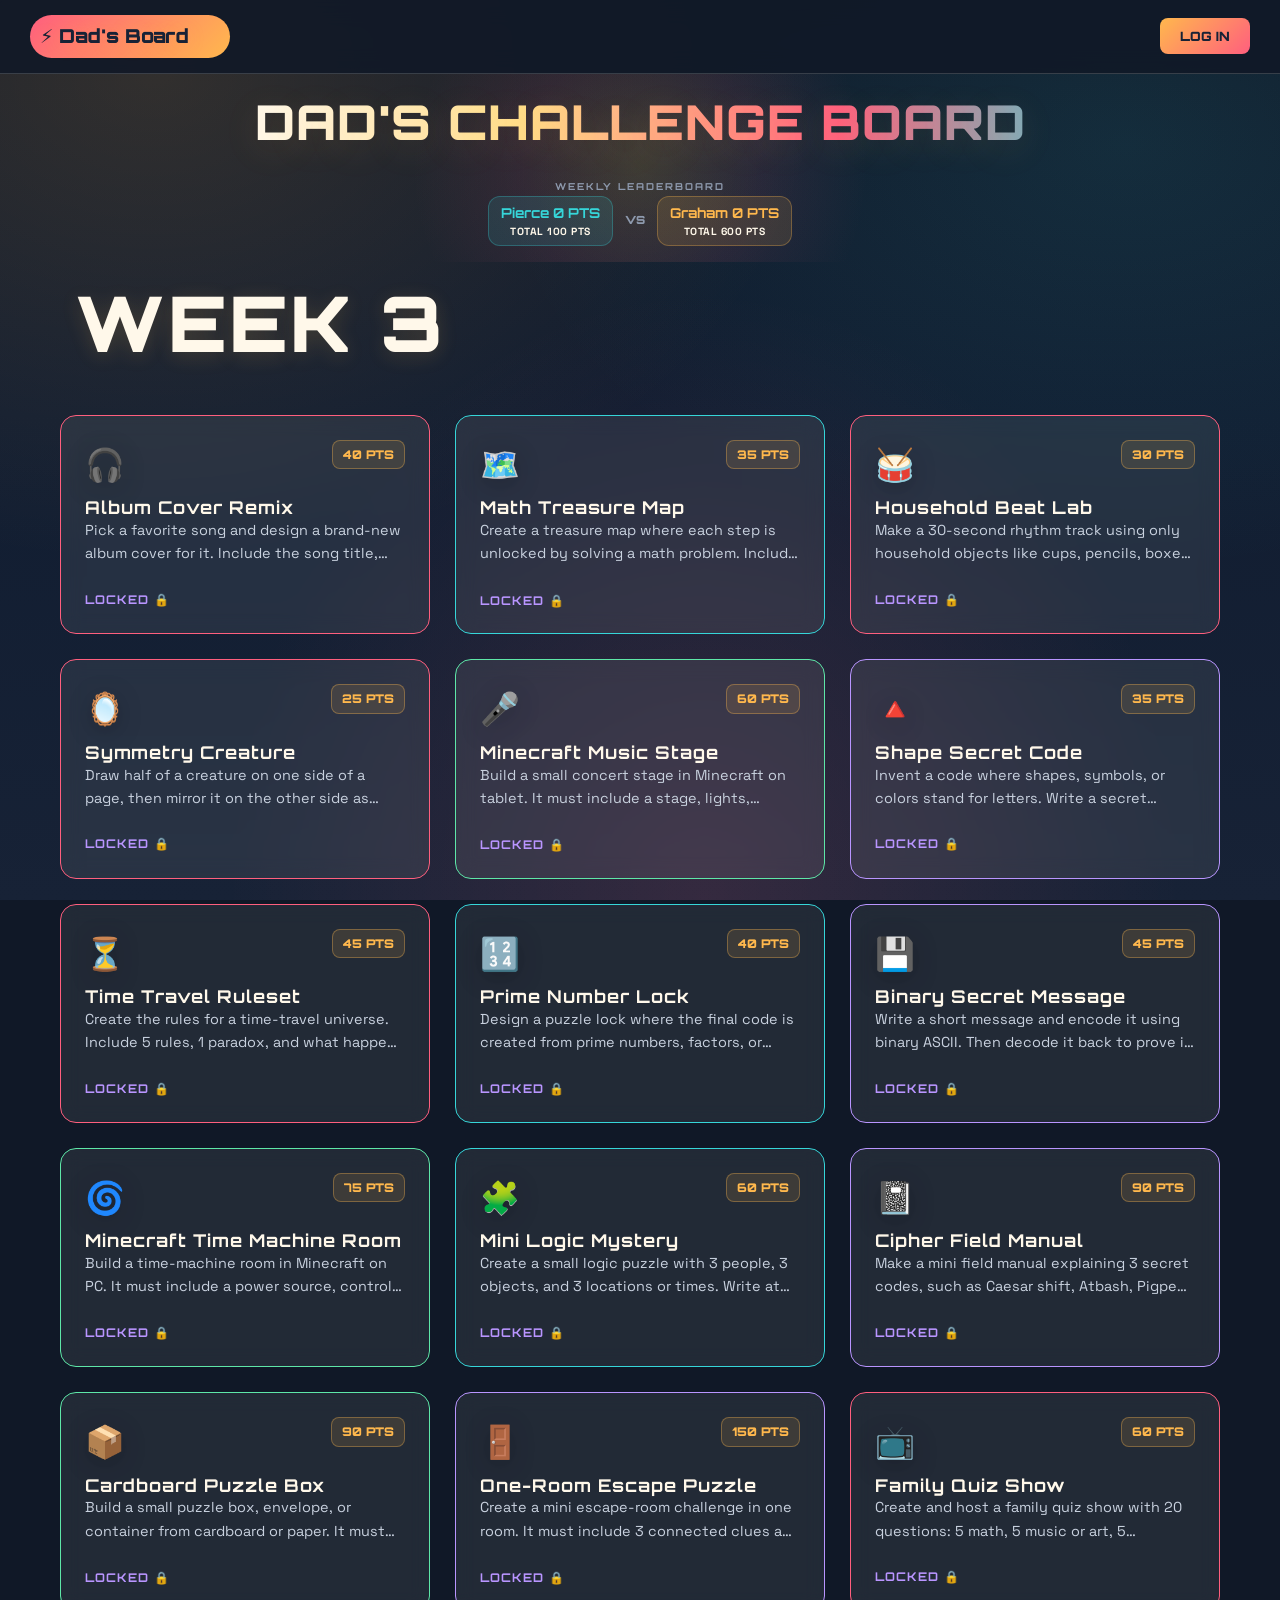
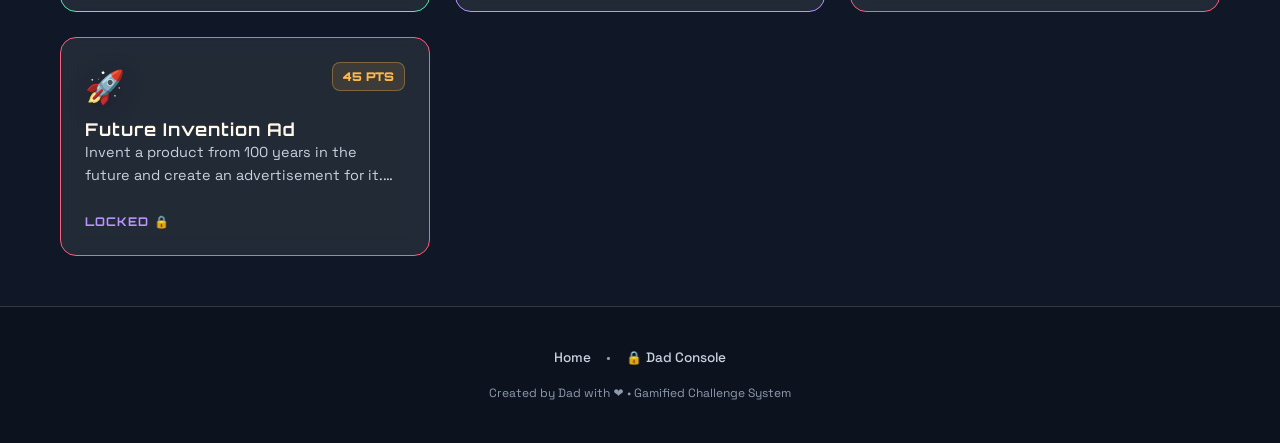
<file: index.html>
<!DOCTYPE html>
<html lang="en">
<head>
  <meta charset="UTF-8">
  <meta name="viewport" content="width=device-width, initial-scale=1.0">
  <title>Dad's Challenge Board</title>
  <meta name="description" content="A client-side gamified challenge dashboard for Pierce and Graham to track their scores, view challenges, and log completions.">
  <!-- Fonts -->
  <link rel="preconnect" href="https://fonts.googleapis.com">
  <link rel="preconnect" href="https://fonts.gstatic.com" crossorigin>
  <link href="https://fonts.googleapis.com/css2?family=Orbitron:wght@500;700;900&family=Space+Grotesk:wght@400;500;700&display=swap" rel="stylesheet">
  <!-- Stylesheets -->
  <link rel="stylesheet" href="style.css">
</head>
<body>


  <!-- Top Bar / Navigation / Leaderboard -->
  <nav class="top-nav" aria-label="Main Navigation">
    <div class="nav-brand badge-wiggle" id="nav-brand-logo">
      <span class="logo-emoji">⚡</span> Dad's Board
    </div>
    
    <!-- Live Leaderboard -->
  

    <!-- Active User Profile Section -->
    <div class="auth-section" id="nav-auth-section">
      <button class="btn btn-primary btn-glow" id="btn-show-login">LOG IN</button>
      <div class="user-profile-badge hidden" id="user-profile-badge">
        <span class="user-avatar" id="current-user-avatar">👦</span>
        <div class="user-meta">
          <span class="user-name" id="current-user-name">Player</span>
          <span class="user-score" id="current-user-score">0 PTS</span>
        </div>
        <button class="btn-share-code" id="btn-copy-dad-code" type="button" title="Copy a review code to send Dad">Send to Dad</button>
        <button class="btn-logout" id="btn-logout" title="Log Out" aria-label="Log Out">✖</button>
      </div>
    </div>
  </nav>

  <!-- Hero Header Section -->
  <header class="hero-header">
    <div class="hero-bg-glow"></div>
    <div class="hero-content">
      <h1 class="hero-title" data-text="THE CHALLENGE BOARD">DAD'S CHALLENGE BOARD</h1>
    <div class="leaderboard-preview" id="global-leaderboard" aria-label="Current Scores">
      <div class="leaderboard-title">WEEKLY LEADERBOARD</div>
     
      <div class="scores-container ">
        <div class="player-score-tag pierce-tag" id="leaderboard-pierce">
          <span class="player-name">Pierce</span>
          <span class="player-points" id="lb-pts-pierce">0 PTS</span>
          <span class="player-total" id="lb-total-pierce">TOTAL 50 PTS</span>
        </div>
        <div class="score-vs">VS</div>
        <div class="player-score-tag graham-tag" id="leaderboard-graham">
          <span class="player-name">Graham</span>
          <span class="player-points" id="lb-pts-graham">0 PTS</span>
          <span class="player-total" id="lb-total-graham">TOTAL 550 PTS</span>
        </div>
      </div>
    </div>
      </div>
  </header>

  <!-- Main Challenge Grid -->
  <main class="main-container">
    <section class="challenges-section">
      <h2 class="section-title power-title">Week 3</h2>
      <div class="challenges-grid" id="challenges-grid">
        <!-- Rendered dynamically by app.js -->
        <div class="loading-placeholder">Loading Quest Log...</div>
      </div>
    </section>
  </main>

  <!-- Login Modal -->
  <div class="modal-overlay hidden" id="login-modal" aria-hidden="true" role="dialog">
    <div class="modal-content login-box">
      <button class="modal-close" id="btn-close-login" aria-label="Close modal">&times;</button>
      <h2 class="modal-title">ACCESS PORTAL</h2>
      <p class="modal-subtitle">Choose your avatar and enter your credentials</p>
      
      <div class="login-avatar-select">
        <div class="avatar-option" data-username="pierce" tabindex="0">
          <span class="avatar-emoji">👦</span>
          <span class="avatar-label">Pierce</span>
        </div>
        <div class="avatar-option" data-username="graham" tabindex="0">
          <span class="avatar-emoji">🧑</span>
          <span class="avatar-label">Graham</span>
        </div>
      </div>

      <form id="login-form">
        <div class="form-group">
          <label for="login-username">Username</label>
          <input type="text" id="login-username" required placeholder="Enter username (pierce or graham)" autocomplete="username">
        </div>
        <div class="form-group">
          <label for="login-password">Password</label>
          <input type="password" id="login-password" required placeholder="••••••••" autocomplete="current-password">
        </div>
        <div id="login-error-msg" class="error-text hidden">Invalid credentials. Try again!</div>
        <button type="submit" class="btn btn-block btn-primary btn-glow" id="btn-submit-login">UNLOCK INTERFACE</button>
      </form>
    </div>
  </div>

  <!-- Challenge Details Modal -->
  <div class="modal-overlay hidden" id="details-modal" aria-hidden="true" role="dialog">
    <div class="modal-content details-box">
      <button class="modal-close" id="btn-close-details" aria-label="Close modal">&times;</button>
      
      <div class="modal-header-section">
        <span class="detail-icon" id="detail-challenge-icon">🔍</span>
        <div>
          <h2 class="modal-title text-left" id="detail-challenge-title">Quest Details</h2>
          <span class="badge badge-pts" id="detail-challenge-points">0 PTS</span>
        </div>
      </div>
      
      <div class="modal-body-section">
        <div class="challenge-desc-card">
          <h3 class="desc-heading">Quest Description</h3>
          <p id="detail-challenge-description">Quest instructions go here...</p>
        </div>

        <!-- Lock Warning (If not logged in) -->
        <div class="lock-warning-card" id="lock-warning">
          <span class="lock-icon">🔒</span>
          <h3>Quest Locked</h3>
          <p>You must log in as Pierce or Graham to view challenge details and submit your completion logs.</p>
          <button class="btn btn-secondary" id="btn-trigger-login-from-modal">Log In Now</button>
        </div>

        <!-- Submission Form (If logged in) -->
        <form id="submission-form" class="hidden">
          <input type="hidden" id="submission-challenge-id">
          
          <div class="submission-status-badge hidden" id="completed-badge">
            <span class="check-mark">✓</span> Quest Completed! You earned points.
          </div>
          
          <div class="form-group">
            <label for="submission-text" id="submission-label">Submit Your Completion Notes</label>
            <p class="form-help-text" id="submission-help">Tell Dad what you did, how you solved it, measurements, or the secret code. Once submitted, you'll earn points!</p>
            <textarea id="submission-text" required placeholder="Type your answers, details, or funny catchphrase here..." rows="4"></textarea>
          </div>
          
          <div class="form-actions">
            <button type="submit" class="btn btn-primary btn-glow" id="btn-submit-proof">SUBMIT PROOF</button>
            <span class="points-warning-note" id="points-warning">Points can only be earned once!</span>
          </div>
        </form>
      </div>
    </div>
  </div>

  <!-- Dad's Control Center Modal -->
  <div class="modal-overlay hidden" id="dad-modal" aria-hidden="true" role="dialog">
    <div class="modal-content dad-box">
      <button class="modal-close" id="btn-close-dad" aria-label="Close modal">&times;</button>
      <h2 class="modal-title">DAD'S COMMAND CENTER</h2>
      <p class="modal-subtitle">Review proof submissions and manage player databases</p>

      <!-- Dad login form if not authenticated as Dad -->
      <form id="dad-login-form">
        <div class="form-group">
          <label for="dad-password">Access PIN / Password</label>
          <input type="password" id="dad-password" required placeholder="Enter Dad's password" autocomplete="current-password">
        </div>
        <div id="dad-login-error" class="error-text hidden">Access denied. Secret PIN incorrect.</div>
        <button type="submit" class="btn btn-block btn-primary">VERIFY AUTHORIZATION</button>
      </form>

      <!-- Dad's active dashboard panel -->
      <div id="dad-panel" class="hidden">
        <div class="dad-tabs">
          <button class="tab-btn active" data-tab="tab-submissions">Kids' Submissions</button>
          <button class="tab-btn" data-tab="tab-settings">System Settings</button>
        </div>

        <!-- Submissions Tab -->
        <div class="tab-pane active" id="tab-submissions">
          <div class="review-code-import">
            <h3>Import Review Code</h3>
            <p>When Pierce or Graham sends a review code, paste it here so Dad's dashboard can show their submissions on this device.</p>
            <textarea id="dad-review-code" rows="3" placeholder="Paste Dad review code here..."></textarea>
            <div class="form-actions">
              <button class="btn btn-secondary" id="btn-import-review-code" type="button">Import Review Code</button>
              <span class="import-status" id="review-code-status" aria-live="polite"></span>
            </div>
          </div>
          <div class="submissions-list" id="dad-submissions-container">
            <!-- Populated dynamically -->
            <p class="no-submissions">No submissions yet.</p>
          </div>
        </div>

        <!-- Settings Tab -->
        <div class="tab-pane" id="tab-settings">
          <div class="danger-zone">
            <h3>Danger Zone</h3>
            <p>Warning: These reset this week's leaderboard progress. Archived totals stay saved.</p>
            <div class="btn-group">
              <button class="btn btn-danger" id="btn-reset-pierce">Reset Pierce This Week</button>
              <button class="btn btn-danger" id="btn-reset-graham">Reset Graham This Week</button>
            </div>
            <div class="btn-group" style="margin-top: 15px;">
              <button class="btn btn-danger btn-block" id="btn-reset-all">Reset This Week (Both Players)</button>
            </div>
          </div>

          <div class="backup-restore-zone" style="margin-top: 25px;">
            <h3>Backup & Restore Database</h3>
            <p>Save or restore the current state of scores and submissions.</p>
            <div class="btn-group">
              <button class="btn btn-secondary" id="btn-export-data">Export JSON Data</button>
              <button class="btn class-import btn-secondary" id="btn-import-data-trigger">Import JSON Data</button>
            </div>
            <input type="file" id="import-data-file" class="hidden" accept=".json">
          </div>
        </div>
      </div>
    </div>
  </div>

  <!-- Success Completion Toast / Alert -->
  <div class="toast-notification hidden" id="completion-toast">
    <div class="toast-icon">✨</div>
    <div class="toast-body">
      <div class="toast-title">QUEST COMPLETED!</div>
      <div class="toast-msg">+10 Points awarded! Excellent work.</div>
    </div>
  </div>

  <!-- Footer --><!-- Caesar might use this in roam: gjsf (<-- unencrypt this to find hidden word #2) -->
  <footer class="main-footer">
    <div class="footer-links">
      <a href="#home" id="footer-link-home">Home</a>
      <span>&bull;</span>
      <button class="dad-login-link" id="btn-trigger-dad-console" aria-label="Open Dad Console">
        <span class="padlock-icon">🔒</span> Dad Console
      </button>
    </div>
    <div class="footer-copyright">
      Created by Dad with ❤️ &bull; Gamified Challenge System
    </div>
  </footer>

  <!-- Scripts -->
  <script src="challenges.js"></script>
  <script src="score-history.js"></script>
  <script src="app.js"></script>
  <!-- Reflect on this idea: edoc terces 3# <- dniw -->
</body>
</html>
</file>
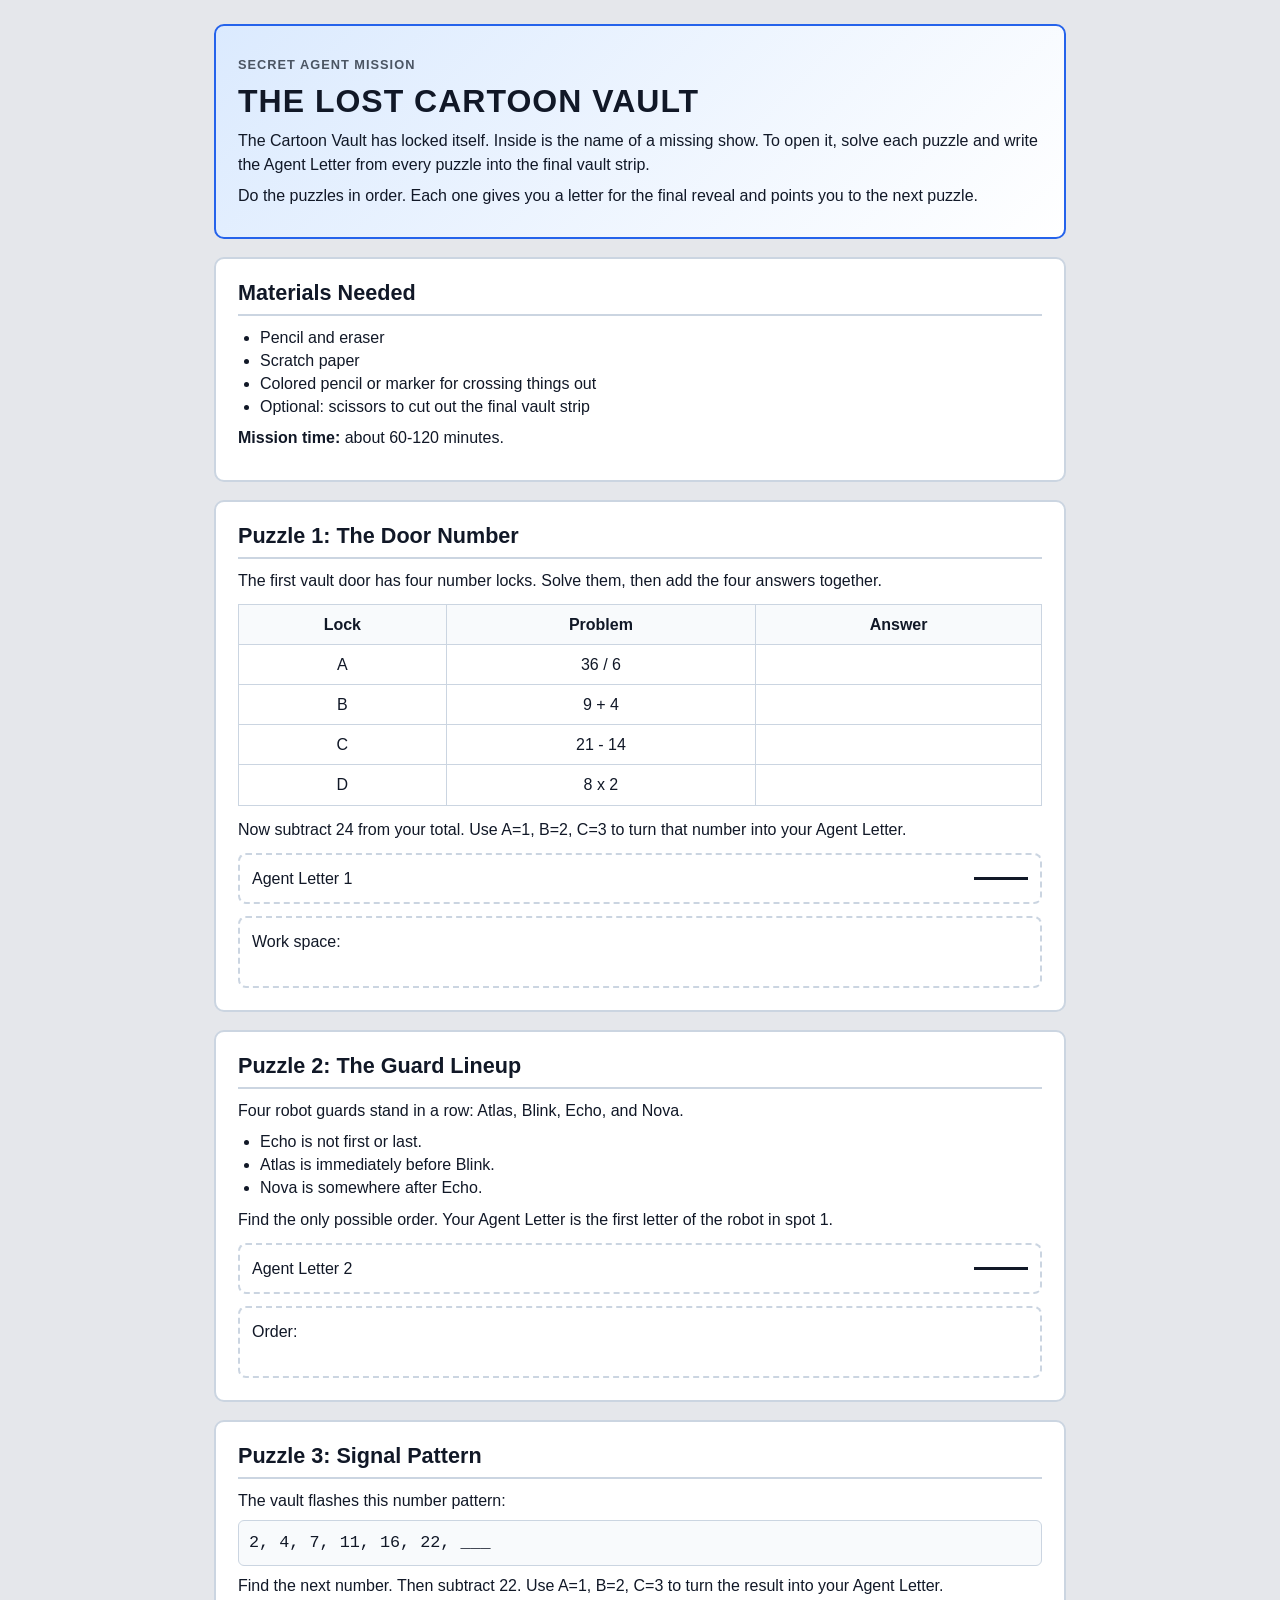
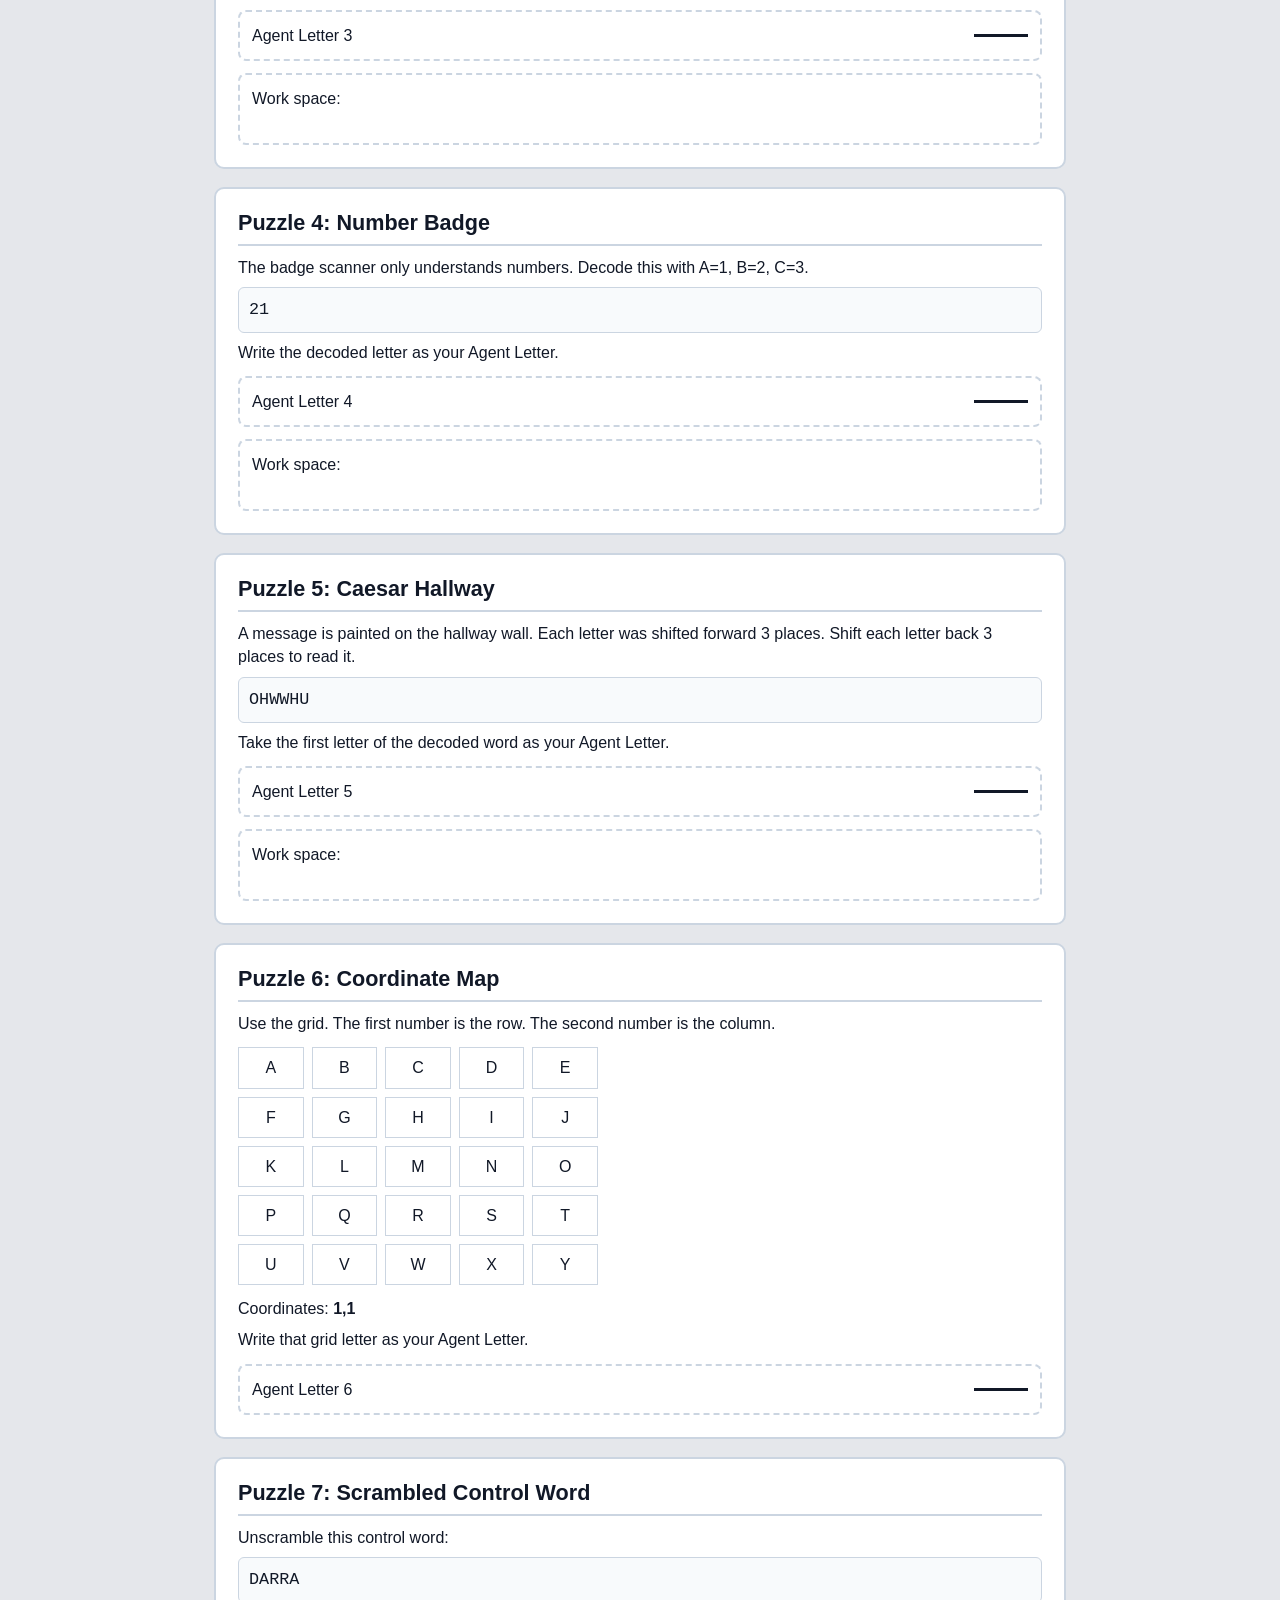
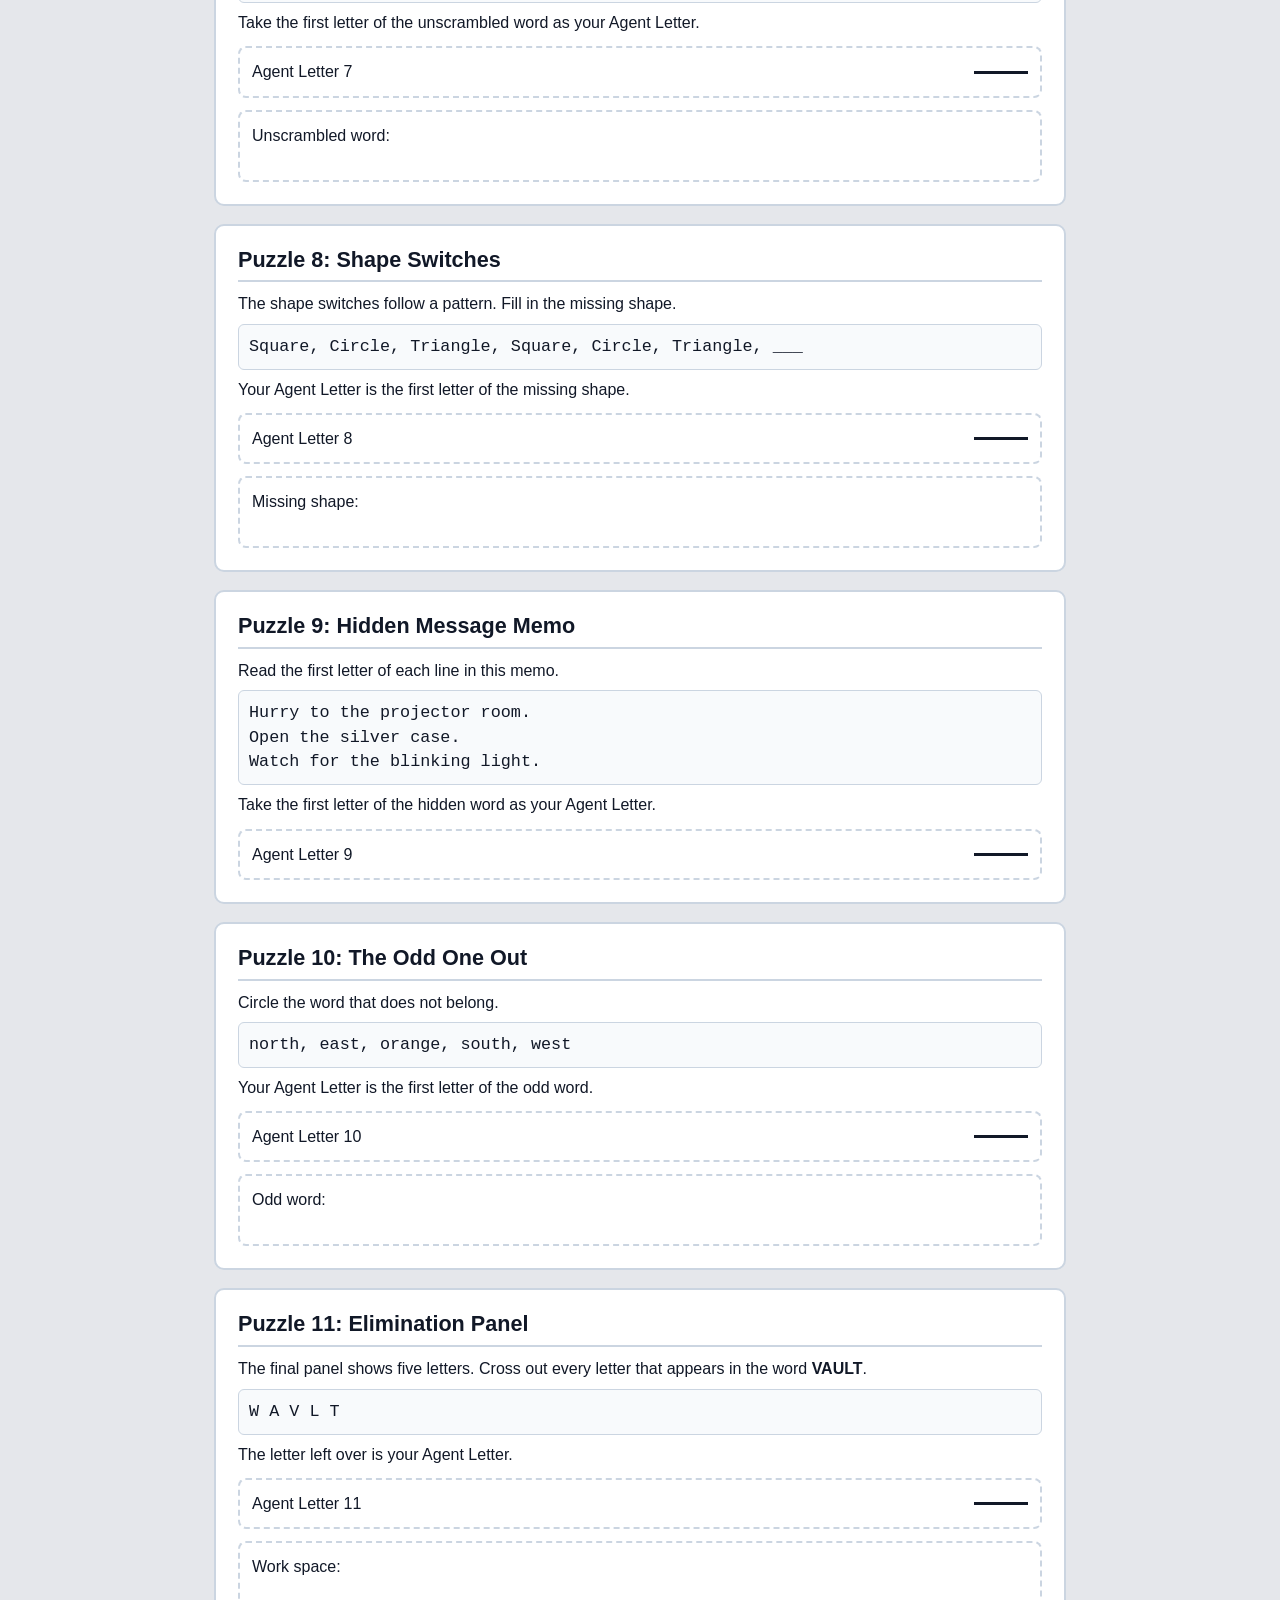
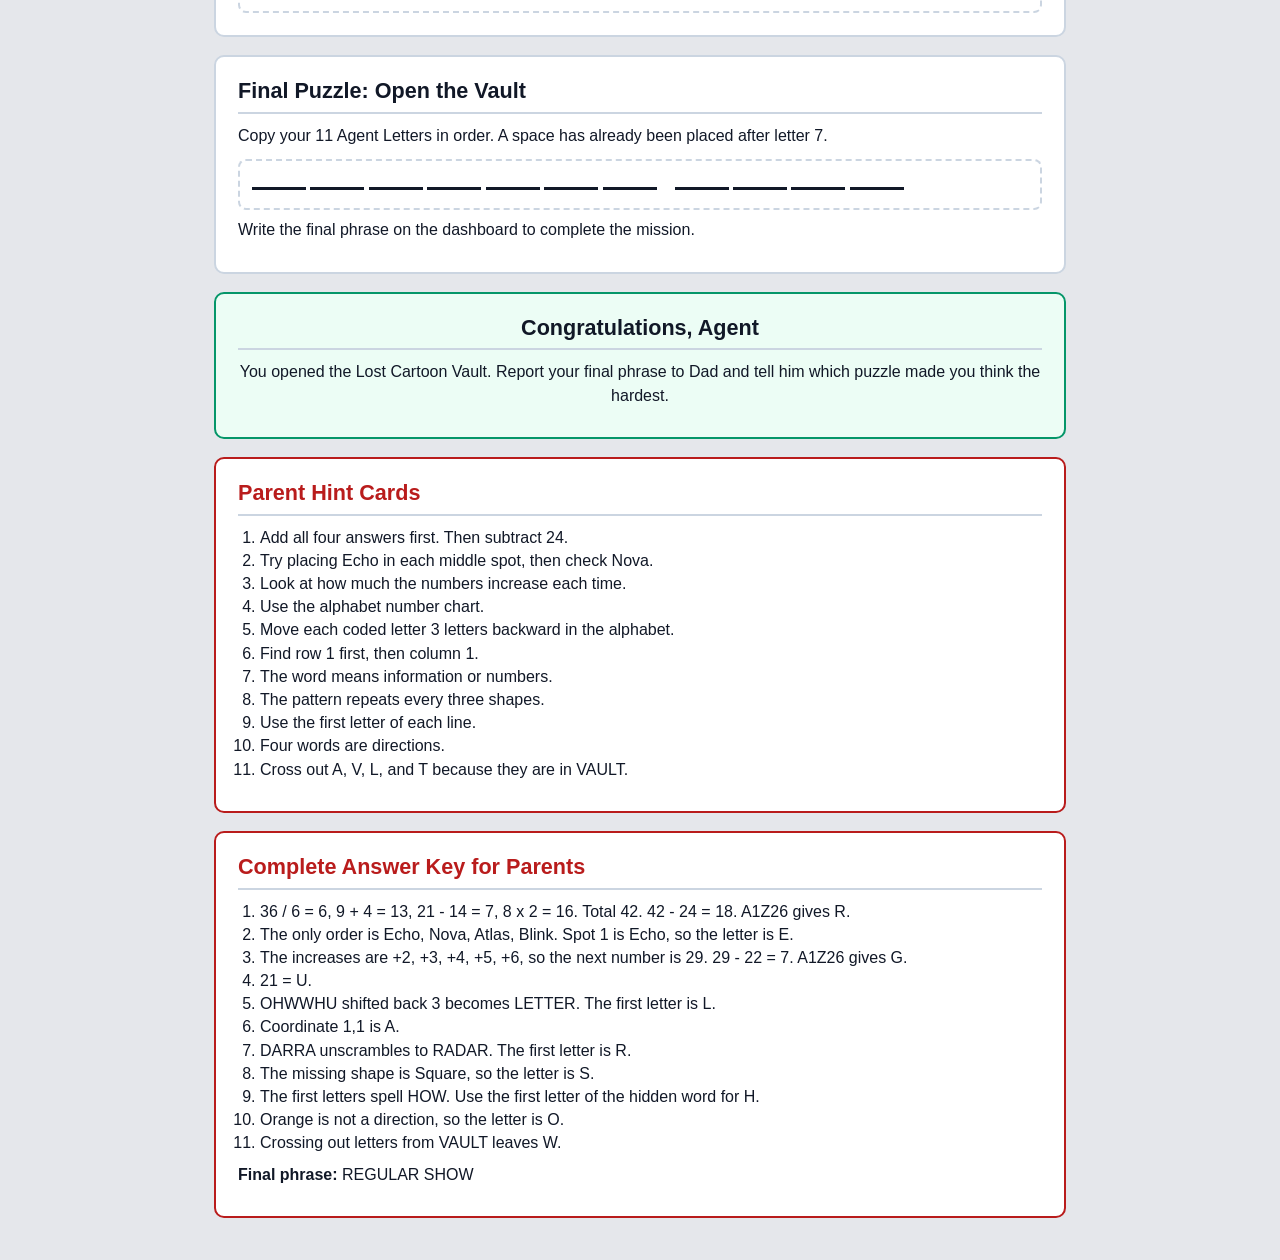
<file: lost-cartoon-vault.html>
<!DOCTYPE html>
<html lang="en">
<head>
  <meta charset="UTF-8">
  <meta name="viewport" content="width=device-width, initial-scale=1.0">
  <title>Lost Cartoon Vault - Printable Mission</title>
  <style>
    :root {
      --ink: #111827;
      --muted: #4b5563;
      --line: #cbd5e1;
      --panel: #f8fafc;
      --accent: #2563eb;
      --danger: #b91c1c;
    }

    * {
      box-sizing: border-box;
    }

    body {
      margin: 0;
      background: #e5e7eb;
      color: var(--ink);
      font-family: Arial, Helvetica, sans-serif;
      line-height: 1.45;
    }

    main {
      max-width: 900px;
      margin: 0 auto;
      padding: 24px;
    }

    section {
      background: white;
      border: 2px solid var(--line);
      border-radius: 10px;
      margin-bottom: 18px;
      padding: 22px;
      break-inside: avoid;
      page-break-inside: avoid;
    }

    h1,
    h2,
    h3 {
      margin: 0 0 10px;
      line-height: 1.15;
    }

    h1 {
      font-size: 2rem;
      text-transform: uppercase;
      letter-spacing: 1px;
    }

    h2 {
      border-bottom: 2px solid var(--line);
      font-size: 1.35rem;
      padding-bottom: 8px;
    }

    h3 {
      font-size: 1.05rem;
    }

    p {
      margin: 8px 0;
    }

    ul,
    ol {
      margin: 8px 0 8px 22px;
      padding: 0;
    }

    table {
      border-collapse: collapse;
      margin: 12px 0;
      width: 100%;
    }

    th,
    td {
      border: 1px solid var(--line);
      padding: 8px;
      text-align: center;
    }

    th {
      background: var(--panel);
    }

    .mission-header {
      background: linear-gradient(135deg, #dbeafe, #fff);
      border-color: var(--accent);
    }

    .label {
      color: var(--muted);
      font-size: 0.8rem;
      font-weight: 700;
      letter-spacing: 1px;
      text-transform: uppercase;
    }

    .agent-box,
    .work-box,
    .final-box {
      border: 2px dashed var(--line);
      border-radius: 8px;
      margin-top: 12px;
      padding: 12px;
    }

    .agent-box {
      align-items: center;
      display: flex;
      gap: 10px;
      justify-content: space-between;
    }

    .letter-slot {
      border-bottom: 3px solid var(--ink);
      display: inline-block;
      font-size: 1.4rem;
      font-weight: 700;
      min-width: 54px;
      text-align: center;
    }

    .work-lines {
      min-height: 72px;
    }

    .code {
      background: var(--panel);
      border: 1px solid var(--line);
      border-radius: 6px;
      font-family: "Courier New", monospace;
      font-size: 1.05rem;
      padding: 10px;
    }

    .grid {
      display: grid;
      gap: 8px;
      grid-template-columns: repeat(5, 1fr);
      margin: 12px 0;
      max-width: 360px;
    }

    .grid span {
      border: 1px solid var(--line);
      padding: 8px;
      text-align: center;
    }

    .two-col {
      display: grid;
      gap: 16px;
      grid-template-columns: 1fr 1fr;
    }

    .parent-only {
      border-color: var(--danger);
    }

    .parent-only h2 {
      color: var(--danger);
    }

    .congrats {
      background: #ecfdf5;
      border-color: #059669;
      text-align: center;
    }

    @media print {
      body {
        background: white;
      }

      main {
        max-width: none;
        padding: 0;
      }

      section {
        border-radius: 0;
        margin-bottom: 12px;
      }

      .page-break {
        break-before: page;
        page-break-before: always;
      }
    }

    @media (max-width: 700px) {
      main {
        padding: 12px;
      }

      .two-col {
        grid-template-columns: 1fr;
      }
    }
  </style>
</head>
<body>
  <main>
    <section class="mission-header">
      <p class="label">Secret Agent Mission</p>
      <h1>The Lost Cartoon Vault</h1>
      <p>The Cartoon Vault has locked itself. Inside is the name of a missing show. To open it, solve each puzzle and write the Agent Letter from every puzzle into the final vault strip.</p>
      <p>Do the puzzles in order. Each one gives you a letter for the final reveal and points you to the next puzzle.</p>
    </section>

    <section>
      <h2>Materials Needed</h2>
      <ul>
        <li>Pencil and eraser</li>
        <li>Scratch paper</li>
        <li>Colored pencil or marker for crossing things out</li>
        <li>Optional: scissors to cut out the final vault strip</li>
      </ul>
      <p><strong>Mission time:</strong> about 60-120 minutes.</p>
    </section>

    <section>
      <h2>Puzzle 1: The Door Number</h2>
      <p>The first vault door has four number locks. Solve them, then add the four answers together.</p>
      <table>
        <tr><th>Lock</th><th>Problem</th><th>Answer</th></tr>
        <tr><td>A</td><td>36 / 6</td><td></td></tr>
        <tr><td>B</td><td>9 + 4</td><td></td></tr>
        <tr><td>C</td><td>21 - 14</td><td></td></tr>
        <tr><td>D</td><td>8 x 2</td><td></td></tr>
      </table>
      <p>Now subtract 24 from your total. Use A=1, B=2, C=3 to turn that number into your Agent Letter.</p>
      <div class="agent-box"><span>Agent Letter 1</span><span class="letter-slot"></span></div>
      <div class="work-box work-lines">Work space:</div>
    </section>

    <section>
      <h2>Puzzle 2: The Guard Lineup</h2>
      <p>Four robot guards stand in a row: Atlas, Blink, Echo, and Nova.</p>
      <ul>
        <li>Echo is not first or last.</li>
        <li>Atlas is immediately before Blink.</li>
        <li>Nova is somewhere after Echo.</li>
      </ul>
      <p>Find the only possible order. Your Agent Letter is the first letter of the robot in spot 1.</p>
      <div class="agent-box"><span>Agent Letter 2</span><span class="letter-slot"></span></div>
      <div class="work-box work-lines">Order:</div>
    </section>

    <section>
      <h2>Puzzle 3: Signal Pattern</h2>
      <p>The vault flashes this number pattern:</p>
      <p class="code">2, 4, 7, 11, 16, 22, ___</p>
      <p>Find the next number. Then subtract 22. Use A=1, B=2, C=3 to turn the result into your Agent Letter.</p>
      <div class="agent-box"><span>Agent Letter 3</span><span class="letter-slot"></span></div>
      <div class="work-box work-lines">Work space:</div>
    </section>

    <section>
      <h2>Puzzle 4: Number Badge</h2>
      <p>The badge scanner only understands numbers. Decode this with A=1, B=2, C=3.</p>
      <p class="code">21</p>
      <p>Write the decoded letter as your Agent Letter.</p>
      <div class="agent-box"><span>Agent Letter 4</span><span class="letter-slot"></span></div>
      <div class="work-box work-lines">Work space:</div>
    </section>

    <section>
      <h2>Puzzle 5: Caesar Hallway</h2>
      <p>A message is painted on the hallway wall. Each letter was shifted forward 3 places. Shift each letter back 3 places to read it.</p>
      <p class="code">OHWWHU</p>
      <p>Take the first letter of the decoded word as your Agent Letter.</p>
      <div class="agent-box"><span>Agent Letter 5</span><span class="letter-slot"></span></div>
      <div class="work-box work-lines">Work space:</div>
    </section>

    <section>
      <h2>Puzzle 6: Coordinate Map</h2>
      <p>Use the grid. The first number is the row. The second number is the column.</p>
      <div class="grid">
        <span>A</span><span>B</span><span>C</span><span>D</span><span>E</span>
        <span>F</span><span>G</span><span>H</span><span>I</span><span>J</span>
        <span>K</span><span>L</span><span>M</span><span>N</span><span>O</span>
        <span>P</span><span>Q</span><span>R</span><span>S</span><span>T</span>
        <span>U</span><span>V</span><span>W</span><span>X</span><span>Y</span>
      </div>
      <p>Coordinates: <strong>1,1</strong></p>
      <p>Write that grid letter as your Agent Letter.</p>
      <div class="agent-box"><span>Agent Letter 6</span><span class="letter-slot"></span></div>
    </section>

    <section>
      <h2>Puzzle 7: Scrambled Control Word</h2>
      <p>Unscramble this control word:</p>
      <p class="code">DARRA</p>
      <p>Take the first letter of the unscrambled word as your Agent Letter.</p>
      <div class="agent-box"><span>Agent Letter 7</span><span class="letter-slot"></span></div>
      <div class="work-box work-lines">Unscrambled word:</div>
    </section>

    <section>
      <h2>Puzzle 8: Shape Switches</h2>
      <p>The shape switches follow a pattern. Fill in the missing shape.</p>
      <p class="code">Square, Circle, Triangle, Square, Circle, Triangle, ___</p>
      <p>Your Agent Letter is the first letter of the missing shape.</p>
      <div class="agent-box"><span>Agent Letter 8</span><span class="letter-slot"></span></div>
      <div class="work-box work-lines">Missing shape:</div>
    </section>

    <section>
      <h2>Puzzle 9: Hidden Message Memo</h2>
      <p>Read the first letter of each line in this memo.</p>
      <div class="code">
        Hurry to the projector room.<br>
        Open the silver case.<br>
        Watch for the blinking light.
      </div>
      <p>Take the first letter of the hidden word as your Agent Letter.</p>
      <div class="agent-box"><span>Agent Letter 9</span><span class="letter-slot"></span></div>
    </section>

    <section>
      <h2>Puzzle 10: The Odd One Out</h2>
      <p>Circle the word that does not belong.</p>
      <p class="code">north, east, orange, south, west</p>
      <p>Your Agent Letter is the first letter of the odd word.</p>
      <div class="agent-box"><span>Agent Letter 10</span><span class="letter-slot"></span></div>
      <div class="work-box work-lines">Odd word:</div>
    </section>

    <section>
      <h2>Puzzle 11: Elimination Panel</h2>
      <p>The final panel shows five letters. Cross out every letter that appears in the word <strong>VAULT</strong>.</p>
      <p class="code">W A V L T</p>
      <p>The letter left over is your Agent Letter.</p>
      <div class="agent-box"><span>Agent Letter 11</span><span class="letter-slot"></span></div>
      <div class="work-box work-lines">Work space:</div>
    </section>

    <section>
      <h2>Final Puzzle: Open the Vault</h2>
      <p>Copy your 11 Agent Letters in order. A space has already been placed after letter 7.</p>
      <div class="final-box">
        <span class="letter-slot"></span>
        <span class="letter-slot"></span>
        <span class="letter-slot"></span>
        <span class="letter-slot"></span>
        <span class="letter-slot"></span>
        <span class="letter-slot"></span>
        <span class="letter-slot"></span>
        &nbsp;&nbsp;
        <span class="letter-slot"></span>
        <span class="letter-slot"></span>
        <span class="letter-slot"></span>
        <span class="letter-slot"></span>
      </div>
      <p>Write the final phrase on the dashboard to complete the mission.</p>
    </section>

    <section class="congrats">
      <h2>Congratulations, Agent</h2>
      <p>You opened the Lost Cartoon Vault. Report your final phrase to Dad and tell him which puzzle made you think the hardest.</p>
    </section>

    <section class="parent-only page-break">
      <h2>Parent Hint Cards</h2>
      <ol>
        <li>Add all four answers first. Then subtract 24.</li>
        <li>Try placing Echo in each middle spot, then check Nova.</li>
        <li>Look at how much the numbers increase each time.</li>
        <li>Use the alphabet number chart.</li>
        <li>Move each coded letter 3 letters backward in the alphabet.</li>
        <li>Find row 1 first, then column 1.</li>
        <li>The word means information or numbers.</li>
        <li>The pattern repeats every three shapes.</li>
        <li>Use the first letter of each line.</li>
        <li>Four words are directions.</li>
        <li>Cross out A, V, L, and T because they are in VAULT.</li>
      </ol>
    </section>

    <section class="parent-only">
      <h2>Complete Answer Key for Parents</h2>
      <ol>
        <li>36 / 6 = 6, 9 + 4 = 13, 21 - 14 = 7, 8 x 2 = 16. Total 42. 42 - 24 = 18. A1Z26 gives R.</li>
        <li>The only order is Echo, Nova, Atlas, Blink. Spot 1 is Echo, so the letter is E.</li>
        <li>The increases are +2, +3, +4, +5, +6, so the next number is 29. 29 - 22 = 7. A1Z26 gives G.</li>
        <li>21 = U.</li>
        <li>OHWWHU shifted back 3 becomes LETTER. The first letter is L.</li>
        <li>Coordinate 1,1 is A.</li>
        <li>DARRA unscrambles to RADAR. The first letter is R.</li>
        <li>The missing shape is Square, so the letter is S.</li>
        <li>The first letters spell HOW. Use the first letter of the hidden word for H.</li>
        <li>Orange is not a direction, so the letter is O.</li>
        <li>Crossing out letters from VAULT leaves W.</li>
      </ol>
      <p><strong>Final phrase:</strong> REGULAR SHOW</p>
    </section>
  </main>
</body>
</html>
</file>
<file: style.css>
/* ==========================================
   Dad's Challenge Board - Custom CSS Stylesheet
   Theme: Sunset Arcade Board (Warm, Colorful, Premium Dashboard)
   ========================================== */

:root {
  /* Colors */
  --bg-color: #101827;
  --bg-surface: rgba(255, 250, 238, 0.08);
  --bg-surface-solid: #172236;
  --border-color: rgba(255, 250, 238, 0.16);
  --border-glow: rgba(255, 190, 92, 0.22);
  
  --text-primary: #fff8ea;
  --text-secondary: #c9d2df;
  --text-muted: #8e9aae;
  
  --accent-purple: #b995ff;
  --accent-purple-glow: rgba(185, 149, 255, 0.3);
  --accent-pink: #ff5f7e;
  --accent-cyan: #36d6d9;
  --accent-cyan-glow: rgba(54, 214, 217, 0.24);
  --accent-orange: #ffb84d;
  --accent-orange-glow: rgba(255, 184, 77, 0.26);
  --accent-green: #5ee7a8;
  --accent-green-glow: rgba(94, 231, 168, 0.24);
  --accent-red: #ff6b6b;
  
  /* Fonts */
  --font-display: 'Orbitron', system-ui, -apple-system, sans-serif;
  --font-body: 'Space Grotesk', system-ui, -apple-system, sans-serif;
  
  /* Layout */
  --radius-sm: 8px;
  --radius-md: 16px;
  --radius-lg: 24px;
  --shadow-neon: 0 18px 45px rgba(0, 0, 0, 0.28), 0 0 0 1px var(--border-glow);
  --transition-smooth: all 0.3s cubic-bezier(0.4, 0, 0.2, 1);
}

.math { border: 1px solid var(--accent-cyan) !important; }
.art { border: 1px solid var(--accent-pink) !important; }
.science { border: 1px solid var(--accent-purple) !important; }
.history { border: 1px solid var(--accent-orange) !important; }
.sports { border: 1px solid var(--accent-green) !important; }
.coding { border: 1px solid var(--accent-purple) !important; }
.music { border: 1px solid var(--accent-orange) !important; }
.gaming, .minecraft { border: 1px solid var(--accent-green) !important; }
.reading { border: 1px solid var(--accent-orange) !important; }
.writing { border: 1px solid var(--accent-pink) !important; }
.crypto { border: 1px solid var(--accent-purple) !important; }
.building { border: 1px solid var(--accent-green) !important; }
.creative { border: 1px solid var(--accent-pink) !important; }
.logic { border: 1px solid var(--accent-cyan) !important; }

/* Base Styles */
* {
  box-sizing: border-box;
  margin: 0;
  padding: 0;
}

body {
  background-color: var(--bg-color);
  background-image: 
    radial-gradient(at 12% 8%, rgba(255, 184, 77, 0.14) 0px, transparent 42%),
    radial-gradient(at 88% 16%, rgba(54, 214, 217, 0.10) 0px, transparent 40%),
    radial-gradient(at 55% 100%, rgba(255, 95, 126, 0.13) 0px, transparent 48%),
    linear-gradient(180deg, #101827 0%, #111d31 46%, #172236 100%);
  background-attachment: fixed;
  color: var(--text-primary);
  font-family: var(--font-body);
  line-height: 1.6;
  min-height: 100vh;
  display: flex;
  flex-direction: column;
  overflow-x: hidden;
}

/* Typography */
h1, h2, h3, h4 {
  font-family: var(--font-display);
  letter-spacing: 1px;
}

/* Scrollbar */
::-webkit-scrollbar {
  width: 8px;
}
::-webkit-scrollbar-track {
  background: var(--bg-color);
}
::-webkit-scrollbar-thumb {
  background: #33445f;
  border-radius: var(--radius-sm);
}
::-webkit-scrollbar-thumb:hover {
  background: var(--accent-purple);
}

/* Layout Utilities */
.hidden {
  display: none !important;
}

/* Top Nav Styling */
.top-nav {
  display: flex;
  justify-content: space-between;
  align-items: center;
  padding: 15px 30px;
  background: rgba(16, 24, 39, 0.88);
  backdrop-filter: blur(12px);
  -webkit-backdrop-filter: blur(12px);
  border-bottom: 1px solid var(--border-color);
  position: sticky;
  top: 0;
  z-index: 100;
}

.nav-brand {
  font-family: var(--font-display);
  font-weight: 900;
  font-size: 1.2rem;
  color: var(--text-primary);
  text-shadow: 0 2px 18px rgba(255, 184, 77, 0.24);
  display: flex;
  align-items: center;
  gap: 8px;
}

.logo-emoji {
  animation: pulse-glow 2s infinite ease-in-out;
}

/* Live Leaderboard in Nav */
.leaderboard-preview {
  display: flex;
  flex-direction: column;
  align-items: center;
  /* background: rgba(255, 255, 255, 0.02); */
  /* border: 1px solid var(--border-color); */
  padding: 6px 16px;
  border-radius: 30px;
  /* box-shadow: inset 0 1px 1px rgba(255, 255, 255, 0.05); */
}

.leaderboard-title {
  font-family: var(--font-display);
  font-size: 0.6rem;
  letter-spacing: 2px;
  color: var(--text-muted);
  font-weight: 700;
  margin-bottom: 2px;
}

@media screen and (min-width: 768px) {
.scores-container {
  gap: 64px;
}
}

.scores-container {
  display: flex;
  align-items: center;
  gap: 12px;
}

.player-score-tag {
  /* display: flex; */
  flex-direction: column;
  align-items: center;
  gap: 2px;
  font-family: var(--font-display);
  font-size: 0.85rem;
  font-weight: 700;
  padding: 5px 12px;
  border-radius: 12px;
  transition: var(--transition-smooth);
}

.player-points,
.player-total {
  white-space: nowrap;
}

.player-total {
  color: var(--text-primary);
  font-family: var(--font-body);
  font-size: 0.65rem;
  font-weight: 700;
  letter-spacing: 0.5px;
  display: block;
}

.leaderboard-reset-note {
  color: var(--text-muted);
  font-size: 0.68rem;
  margin-bottom: 4px;
}

.pierce-tag {
  background: rgba(54, 214, 217, 0.12);
  border: 1px solid rgba(54, 214, 217, 0.28);
  color: var(--accent-cyan);
}

.pierce-tag.winner {
  box-shadow: 0 0 10px var(--accent-cyan-glow);
  border-color: var(--accent-cyan);
}

.graham-tag {
  background: rgba(255, 184, 77, 0.12);
  border: 1px solid rgba(255, 184, 77, 0.3);
  color: var(--accent-orange);
}

.graham-tag.winner {
  box-shadow: 0 0 10px var(--accent-orange-glow);
  border-color: var(--accent-orange);
}

.score-vs {
  font-size: 0.7rem;
  color: var(--text-muted);
  font-family: var(--font-display);
  font-weight: 900;
}

/* Auth / Profile Badge in Nav */
.auth-section {
  display: flex;
  align-items: center;
}

.user-profile-badge {
  display: flex;
  align-items: center;
  gap: 10px;
  background: rgba(255, 250, 238, 0.07);
  border: 1px solid var(--border-color);
  padding: 4px 12px;
  border-radius: 20px;
  transition: var(--transition-smooth);
}

.user-profile-badge:hover {
  border-color: var(--accent-purple);
}

.user-avatar {
  font-size: 1.2rem;
}

.user-meta {
  display: flex;
  flex-direction: column;
}

.user-name {
  font-weight: 700;
  font-size: 0.8rem;
  line-height: 1.2;
}

.user-score {
  font-family: var(--font-display);
  font-size: 0.7rem;
  color: var(--accent-purple);
  font-weight: 900;
}

.btn-logout {
  background: transparent;
  border: none;
  color: var(--text-muted);
  cursor: pointer;
  font-size: 0.8rem;
  margin-left: 5px;
  padding: 2px;
  transition: var(--transition-smooth);
}

.btn-logout:hover {
  color: var(--accent-red);
}

.btn-share-code {
  background: rgba(54, 214, 217, 0.1);
  border: 1px solid rgba(54, 214, 217, 0.3);
  border-radius: 999px;
  color: var(--accent-cyan);
  cursor: pointer;
  font-family: var(--font-display);
  font-size: 0.62rem;
  font-weight: 700;
  letter-spacing: 0.5px;
  padding: 5px 9px;
  text-transform: uppercase;
  transition: var(--transition-smooth);
}

.btn-share-code:hover {
  border-color: var(--accent-cyan);
  box-shadow: 0 0 10px var(--accent-cyan-glow);
}

/* Button Styles */
.btn {
  background: transparent;
  color: var(--text-primary);
  border: 1px solid var(--border-color);
  padding: 10px 20px;
  border-radius: var(--radius-sm);
  font-family: var(--font-display);
  font-size: 0.8rem;
  font-weight: 700;
  text-transform: uppercase;
  cursor: pointer;
  transition: var(--transition-smooth);
  display: inline-flex;
  align-items: center;
  justify-content: center;
  gap: 8px;
}

.btn-primary {
  background: linear-gradient(135deg, var(--accent-orange), var(--accent-pink));
  color: #172236;
  font-weight: 900;
  border: none;
}

.btn-primary:hover {
  transform: translateY(-2px);
  box-shadow: 0 8px 24px rgba(255, 184, 77, 0.24);
}

.btn-secondary {
  border-color: var(--accent-purple);
  color: var(--accent-purple);
}

.btn-secondary:hover {
  background: rgba(185, 149, 255, 0.08);
  box-shadow: 0 0 10px rgba(185, 149, 255, 0.2);
}

.btn-danger {
  border-color: var(--accent-red);
  color: var(--accent-red);
}

.btn-danger:hover {
  background: rgba(255, 107, 107, 0.1);
  box-shadow: 0 0 10px rgba(255, 107, 107, 0.2);
}

.btn-block {
  display: flex;
  width: 100%;
}

.btn-glow {
  position: relative;
}

.btn-glow::after {
  content: '';
  position: absolute;
  top: 0; right: 0; bottom: 0; left: 0;
  border-radius: inherit;
  box-shadow: 0 0 10px var(--accent-purple);
  opacity: 0;
  transition: var(--transition-smooth);
}

.btn-glow:hover::after {
  opacity: 0.5;
}

/* Hero Header */
.hero-header {
  position: relative;
  text-align: center;
  padding: 10px 20px;
  overflow: hidden;
}

.hero-bg-glow {
  position: absolute;
  top: 50%;
  left: 50%;
  transform: translate(-50%, -50%);
  width: 600px;
  height: 200px;
  background: radial-gradient(circle, rgba(255, 184, 77, 0.16) 0%, rgba(255, 95, 126, 0.09) 38%, transparent 72%);
  z-index: 1;
  pointer-events: none;
}
.flip-card {
  width: 220px;
  height: 140px;
  perspective: 1000px;
}

.flip-inner {
  width: 100%;
  height: 100%;
  position: relative;
  transform-style: preserve-3d;
  transition: transform 500ms ease;
}

.flip-card:hover .flip-inner {
  transform: rotateY(180deg);
}

.flip-front,
.flip-back {
  position: absolute;
  inset: 0;
  display: grid;
  place-items: center;
  padding: 16px;
  border-radius: 16px;
  border: 2px solid #111;
  backface-visibility: hidden;
}

.flip-front {
  background: #36d6d9;
}

.flip-back {
  background: #ffde8a;
  transform: rotateY(180deg);
}

.hero-title {
  font-size: 3rem;
  font-weight: 900;
  text-transform: uppercase;
  background: linear-gradient(to right, #fff8ea 12%, #ffde8a 38%, #ff5f7e 70%, #36d6d9 100%);
  background-size: auto;
  -webkit-background-clip: text;
  background-clip: text;
  -webkit-text-fill-color: transparent;
  text-shadow: 0 8px 36px rgba(255, 184, 77, 0.14);
  margin-bottom: 12px;
  position: relative;
  animation: float 4s ease-in-out infinite;
}

@media only screen and (max-width: 480px) {
  /* Your phone-specific CSS goes here */
  .hero-content {
    width: 95%;
    white-space: normal;
  }
  .hero-title {
    font-size: 1.2rem;
  }
}

@media screen and (min-width: 768px) {
  .hero-content {
    position: relative;
    z-index: 2;
    width: 80%;
    margin: 0 auto;
    white-space: nowrap;
  }
}


.hero-subtitle {
  font-size: 1.1rem;
  color: var(--text-secondary);
  max-width: 600px;
  margin: 0 auto;
}

/* Main Grid & Sections */
.main-container {
  max-width: 1200px;
  margin: 0 auto 50px auto;
  padding: 0 20px;
  flex: 1;
  width: 100%;
}

.challenges-section {
  display: flex;
  flex-direction: column;
  gap: 30px;
}

.section-title {
  font-size: 1.5rem;
  padding-left: 15px;
  text-shadow: 0 4px 20px rgba(255, 184, 77, 0.16);
}

.challenges-grid {
  display: grid;
  grid-template-columns: repeat(auto-fit, minmax(280px, 1fr));
  gap: 25px;
}

.loading-placeholder {
  text-align: center;
  grid-column: 1 / -1;
  color: var(--text-muted);
  font-family: var(--font-display);
  padding: 50px 0;
  font-size: 1.1rem;
  animation: pulse-glow 1.5s infinite ease-in-out;
}

/* Card Styling */
.challenge-card {
  background: var(--bg-surface);
  backdrop-filter: blur(10px);
  -webkit-backdrop-filter: blur(10px);
  border: 1px solid var(--border-color);
  border-radius: var(--radius-md);
  padding: 24px;
  display: flex;
  flex-direction: column;
  justify-content: space-between;
  gap: 15px;
  cursor: pointer;
  position: relative;
  overflow: hidden;
  transition: transform 0.25s cubic-bezier(0.175, 0.885, 0.32, 1.275), border-color 0.25s ease, box-shadow 0.25s ease;
}

.challenge-card::before {
  content: '';
  position: absolute;
  top: 0; left: 0; right: 0;
  height: 3px;
  background: transparent;
  transition: var(--transition-smooth);
}

.challenge-card:hover {
  transform: translateY(-5px) scale(1.02);
  border-color: rgba(255, 184, 77, 0.38);
  box-shadow: 0 18px 34px rgba(0, 0, 0, 0.28), 0 0 0 1px rgba(255, 184, 77, 0.08);
}

.challenge-card.completed {
  border-color: rgba(94, 231, 168, 0.34);
  opacity: 0.52;
  filter: sepia(1);
}

.challenge-card.completed::before {
  background: var(--accent-green);
}

.challenge-card.completed:hover {
  border-color: var(--accent-green);
  box-shadow: 0 0 12px rgba(94, 231, 168, 0.12);
  opacity: 0.68;
  transform: none;
}

/* Card Header Components */
.card-top {
  display: flex;
  justify-content: space-between;
  align-items: flex-start;
}

.card-icon {
  font-size: 2rem;
  filter: drop-shadow(0 5px 12px rgba(0, 0, 0, 0.22));
}

.badge {
  display: inline-flex;
  align-items: center;
  padding: 4px 10px;
  border-radius: 8px;
  font-family: var(--font-display);
  font-size: 0.75rem;
  font-weight: 900;
}

.badge-pts {
  background: rgba(255, 184, 77, 0.12);
  border: 1px solid rgba(255, 184, 77, 0.34);
  color: var(--accent-orange);
}

.badge-completed {
  background: rgba(94, 231, 168, 0.14);
  border: 1px solid var(--accent-green);
  color: var(--accent-green);
  text-shadow: 0 0 5px rgba(94, 231, 168, 0.24);
}

.card-title {
  font-size: 1.1rem;
  font-weight: 700;
  line-height: 1.3;
  color: var(--text-primary);
  margin-top: 5px;
}

.card-desc {
  font-size: 0.9rem;
  color: var(--text-secondary);
  display: -webkit-box;
  -webkit-line-clamp: 2;
  -webkit-box-orient: vertical;
  overflow: hidden;
  text-overflow: ellipsis;
  flex-grow: 1;
}

.card-footer {
  display: flex;
  justify-content: space-between;
  align-items: center;
  font-size: 0.8rem;
  margin-top: 10px;
}

.card-action-text {
  font-family: var(--font-display);
  font-weight: 700;
  font-size: 0.75rem;
  letter-spacing: 1px;
  color: var(--accent-purple);
  text-transform: uppercase;
}

.completed-indicator {
  color: var(--accent-green);
  display: flex;
  align-items: center;
  gap: 5px;
  font-weight: 700;
}

/* Modals System */
.modal-overlay {
  position: fixed;
  top: 0; left: 0; right: 0; bottom: 0;
  background: rgba(8, 13, 23, 0.82);
  backdrop-filter: blur(8px);
  -webkit-backdrop-filter: blur(8px);
  display: flex;
  align-items: center;
  justify-content: center;
  padding: 20px;
  z-index: 1000;
  opacity: 1;
  transition: opacity 0.2s ease;
}

.modal-content {
  background: var(--bg-surface-solid);
  border: 1px solid var(--border-color);
  border-radius: var(--radius-lg);
  padding: 40px;
  width: 100%;
  max-width: 550px;
  position: relative;
  box-shadow: 0 25px 55px rgba(0, 0, 0, 0.38), 0 0 0 1px rgba(255, 184, 77, 0.08);
  animation: modal-zoom 0.3s cubic-bezier(0.34, 1.56, 0.64, 1) forwards;
}

.modal-close {
  position: absolute;
  top: 20px;
  right: 20px;
  background: transparent;
  border: none;
  color: var(--text-muted);
  font-size: 2rem;
  line-height: 1;
  cursor: pointer;
  transition: var(--transition-smooth);
}

.modal-close:hover {
  color: var(--text-primary);
  transform: rotate(90deg);
}

.modal-title {
  font-size: 1.4rem;
  color: var(--text-primary);
  text-align: center;
  margin-bottom: 5px;
}

.modal-subtitle {
  text-align: center;
  font-size: 0.9rem;
  color: var(--text-secondary);
  margin-bottom: 25px;
}

/* Forms styling */
.form-group {
  margin-bottom: 20px;
}

.form-group label {
  display: block;
  font-family: var(--font-display);
  font-size: 0.75rem;
  font-weight: 700;
  text-transform: uppercase;
  letter-spacing: 1px;
  margin-bottom: 8px;
  color: var(--text-secondary);
}

.form-group input[type="text"],
.form-group input[type="password"],
.form-group textarea {
  width: 100%;
  padding: 12px 16px;
  background: rgba(255, 250, 238, 0.055);
  border: 1px solid var(--border-color);
  border-radius: var(--radius-sm);
  color: var(--text-primary);
  font-family: var(--font-body);
  font-size: 0.95rem;
  transition: var(--transition-smooth);
}

.form-group input:focus,
.form-group textarea:focus {
  outline: none;
  border-color: var(--accent-purple);
  box-shadow: 0 0 0 3px rgba(185, 149, 255, 0.14);
  background: rgba(255, 250, 238, 0.08);
}

.form-help-text {
  font-size: 0.8rem;
  color: var(--text-muted);
  margin-top: -4px;
  margin-bottom: 12px;
}

.error-text {
  color: var(--accent-red);
  font-size: 0.85rem;
  margin-bottom: 15px;
  text-align: center;
  font-weight: 500;
}

/* Avatar selector for Login */
.login-avatar-select {
  display: flex;
  gap: 20px;
  margin-bottom: 25px;
}

.avatar-option {
  flex: 1;
  background: rgba(255, 250, 238, 0.045);
  border: 1px solid var(--border-color);
  border-radius: var(--radius-md);
  padding: 15px;
  display: flex;
  flex-direction: column;
  align-items: center;
  cursor: pointer;
  transition: var(--transition-smooth);
}

.avatar-option:hover {
  background: rgba(255, 250, 238, 0.075);
  border-color: var(--text-muted);
}

.avatar-option.selected {
  background: rgba(255, 184, 77, 0.11);
  border-color: var(--accent-purple);
  box-shadow: 0 0 0 1px rgba(255, 184, 77, 0.18), 0 16px 28px rgba(0, 0, 0, 0.16);
}

.avatar-emoji {
  font-size: 2.2rem;
  margin-bottom: 5px;
  transition: var(--transition-smooth);
}

.avatar-option:hover .avatar-emoji {
  transform: scale(1.1);
}

.avatar-label {
  font-family: var(--font-display);
  font-weight: 700;
  font-size: 0.8rem;
}

/* Details Modal Specifics */
.details-box {
  max-width: 650px;
}

.modal-header-section {
  display: flex;
  align-items: center;
  gap: 20px;
  border-bottom: 1px solid var(--border-color);
  padding-bottom: 20px;
  margin-bottom: 25px;
}

.detail-icon {
  font-size: 3rem;
  background: rgba(255, 250, 238, 0.06);
  padding: 10px;
  border-radius: var(--radius-md);
  border: 1px solid var(--border-color);
}

.text-left {
  text-align: left;
}

.challenge-desc-card {
  background: rgba(255, 250, 238, 0.04);
  border: 1px solid var(--border-color);
  padding: 20px;
  border-radius: var(--radius-md);
  margin-bottom: 25px;
}

.desc-heading {
  font-size: 0.85rem;
  color: var(--text-muted);
  margin-bottom: 8px;
}

#detail-challenge-description {
  white-space: pre-wrap;
}

.printable-challenge-link {
  display: inline-flex;
  align-items: center;
  margin-top: 14px;
  color: var(--accent-cyan);
  font-family: var(--font-display);
  font-size: 0.8rem;
  font-weight: 900;
  letter-spacing: 0.5px;
  text-decoration: none;
  text-transform: uppercase;
}

.printable-challenge-link:hover {
  color: var(--text-primary);
  text-shadow: 0 0 8px var(--accent-cyan-glow);
}

/* Lock Warning inside Modal */
.lock-warning-card {
  display: flex;
  flex-direction: column;
  align-items: center;
  text-align: center;
  padding: 30px;
  border: 1px dashed rgba(255, 184, 77, 0.36);
  border-radius: var(--radius-md);
  background: rgba(255, 184, 77, 0.045);
  gap: 12px;
}

.lock-icon {
  font-size: 2.5rem;
  animation: float 3s ease-in-out infinite;
}

.lock-warning-card h3 {
  font-size: 1.1rem;
}

.lock-warning-card p {
  color: var(--text-secondary);
  font-size: 0.9rem;
  max-width: 320px;
}

/* Submission Form and Badges */
.submission-status-badge {
  display: flex;
  align-items: center;
  gap: 10px;
  background: rgba(94, 231, 168, 0.11);
  border: 1px solid var(--accent-green);
  color: var(--accent-green);
  padding: 12px;
  border-radius: var(--radius-sm);
  font-weight: 700;
  margin-bottom: 20px;
}

.check-mark {
  font-size: 1.2rem;
}

.form-actions {
  display: flex;
  align-items: center;
  gap: 20px;
  margin-top: 10px;
}

.points-warning-note {
  font-size: 0.75rem;
  color: var(--text-muted);
}

/* Toast Notifications */
.toast-notification {
  position: fixed;
  bottom: 30px;
  right: 30px;
  background: var(--bg-surface-solid);
  border: 2px solid var(--accent-green);
  border-radius: var(--radius-md);
  padding: 15px 25px;
  display: flex;
  align-items: center;
  gap: 15px;
  box-shadow: 0 16px 34px rgba(0, 0, 0, 0.24), 0 0 20px rgba(94, 231, 168, 0.12);
  z-index: 2000;
  animation: slide-in-bottom 0.3s cubic-bezier(0.175, 0.885, 0.32, 1.275) forwards;
}

.toast-icon {
  font-size: 2rem;
  animation: spin-glow 1.5s infinite linear;
}

.toast-title {
  font-family: var(--font-display);
  font-weight: 900;
  font-size: 0.9rem;
  color: var(--accent-green);
}

.toast-msg {
  font-size: 0.85rem;
  color: var(--text-secondary);
}

/* Dad's Dashboard Modal */
.dad-box {
  max-width: 750px;
  min-height: 450px;
}

.dad-tabs {
  display: flex;
  border-bottom: 1px solid var(--border-color);
  margin-bottom: 20px;
}

.tab-btn {
  background: transparent;
  border: none;
  border-bottom: 2px solid transparent;
  color: var(--text-secondary);
  font-family: var(--font-display);
  padding: 10px 20px;
  cursor: pointer;
  font-weight: 700;
  font-size: 0.85rem;
  transition: var(--transition-smooth);
}

.tab-btn:hover {
  color: var(--text-primary);
}

.tab-btn.active {
  color: var(--accent-purple);
  border-color: var(--accent-purple);
}

.tab-pane {
  display: none;
}

.tab-pane.active {
  display: block;
}

.submissions-list {
  display: flex;
  flex-direction: column;
  gap: 15px;
  max-height: 400px;
  overflow-y: auto;
  padding-right: 5px;
}

.review-code-import {
  background: rgba(54, 214, 217, 0.055);
  border: 1px solid rgba(54, 214, 217, 0.18);
  border-radius: var(--radius-md);
  margin-bottom: 18px;
  padding: 16px;
}

.review-code-import h3 {
  color: var(--accent-cyan);
  font-size: 0.95rem;
  margin-bottom: 6px;
}

.review-code-import p {
  color: var(--text-secondary);
  font-size: 0.85rem;
  margin-bottom: 12px;
}

.review-code-import textarea {
  width: 100%;
  min-height: 76px;
  resize: vertical;
  padding: 12px 16px;
  background: rgba(255, 250, 238, 0.055);
  border: 1px solid var(--border-color);
  border-radius: var(--radius-sm);
  color: var(--text-primary);
  font-family: var(--font-body);
  font-size: 0.9rem;
}

.review-code-import textarea:focus {
  outline: none;
  border-color: var(--accent-cyan);
  box-shadow: 0 0 0 3px rgba(54, 214, 217, 0.14);
}

.import-status {
  color: var(--text-secondary);
  font-size: 0.8rem;
}

.no-submissions {
  color: var(--text-muted);
  text-align: center;
  padding: 50px 0;
  font-style: italic;
}

.dad-submission-card {
  background: rgba(255, 250, 238, 0.045);
  border: 1px solid var(--border-color);
  border-radius: var(--radius-md);
  padding: 16px;
  display: flex;
  flex-direction: column;
  gap: 8px;
}

.sub-header {
  display: flex;
  justify-content: space-between;
  align-items: center;
  font-size: 0.8rem;
  color: var(--text-muted);
}

.sub-player {
  font-weight: 700;
  text-transform: uppercase;
}

.sub-player.pierce {
  color: var(--accent-cyan);
}

.sub-player.graham {
  color: var(--accent-orange);
}

.sub-title {
  font-size: 1.05rem;
  font-weight: 700;
  color: var(--text-primary);
}

.sub-text {
  background: rgba(0, 0, 0, 0.16);
  padding: 10px 12px;
  border-radius: var(--radius-sm);
  font-size: 0.9rem;
  color: var(--text-secondary);
  white-space: pre-wrap;
  border-left: 3px solid var(--border-color);
}

.sub-text.pierce {
  border-color: var(--accent-cyan);
}

.sub-text.graham {
  border-color: var(--accent-orange);
}

.sub-footer {
  display: flex;
  justify-content: space-between;
  align-items: center;
}

.sub-time {
  font-size: 0.75rem;
  color: var(--text-muted);
}

.danger-zone, .backup-restore-zone {
  border: 1px solid rgba(255, 107, 107, 0.18);
  border-radius: var(--radius-md);
  padding: 20px;
  background: rgba(255, 107, 107, 0.035);
}

.backup-restore-zone {
  border-color: var(--border-color);
  background: transparent;
}

.danger-zone h3 {
  color: var(--accent-red);
  font-size: 1.1rem;
  margin-bottom: 5px;
}

.danger-zone p, .backup-restore-zone p {
  font-size: 0.85rem;
  color: var(--text-secondary);
  margin-bottom: 15px;
}

.btn-group {
  display: flex;
  gap: 10px;
  width: 100%;
}

.btn-group .btn {
  flex: 1;
}

/* Footer Section */
.main-footer {
  background: rgba(12, 19, 31, 0.95);
  padding: 40px 20px;
  border-top: 1px solid var(--border-color);
  text-align: center;
  margin-top: auto;
  font-size: 0.85rem;
  color: var(--text-muted);
}

.footer-links {
  display: flex;
  justify-content: center;
  align-items: center;
  gap: 15px;
  margin-bottom: 15px;
}

.footer-links a, .dad-login-link {
  color: var(--text-secondary);
  text-decoration: none;
  font-weight: 500;
  transition: var(--transition-smooth);
}

.footer-links a:hover, .dad-login-link:hover {
  color: var(--accent-purple);
}

.dad-login-link {
  background: transparent;
  border: none;
  cursor: pointer;
  font-family: inherit;
  font-size: inherit;
  display: flex;
  align-items: center;
  gap: 4px;
}

.padlock-icon {
  font-size: 0.8rem;
}

.footer-copyright {
  font-size: 0.75rem;
}

.power-title {
  font-size: clamp(2rem, 6vw, 5rem);
  font-weight: 1000;
  letter-spacing: 2px;
  text-transform: uppercase;
  animation: glowPulse 2.4s ease-in-out infinite;
}

@keyframes glowPulse {
  0%, 100% {
    text-shadow: 0 0 6px var(--accent-cyan), 0 0 14px var(--accent-cyan);
    transform: scale(1);
  }
  50% {
    text-shadow: 0 0 12px var(--accent-orange), 0 0 28px var(--accent-orange);
    transform: scale(1.03);
  }
}

.secret {
  display: inline-block;
  padding: 10px 14px;
  border-radius: 10px;
  background: #0d1524;
  color: transparent;
  text-shadow: 0 0 8px var(--accent-green);
  cursor: pointer;
  transition: color 220ms ease, text-shadow 220ms ease, transform 220ms ease;
}

.secret:hover {
  color: var(--accent-green);
  text-shadow: none;
  transform: scale(1.04);
}

.badge-wiggle {
  display: inline-block;
  padding: 6px 10px;
  border-radius: 999px;
  background: linear-gradient(135deg, var(--accent-pink), var(--accent-orange));
  color: #172236;
  font-weight: 900;
  animation: wiggle 1.4s ease-in-out infinite;
  min-width: 200px;
}

@keyframes wiggle {
  0%, 100% { transform: rotate(0deg); }
  20% { transform: rotate(-5deg); }
  40% { transform: rotate(5deg); }
  60% { transform: rotate(-3deg); }
  80% { transform: rotate(3deg); }
}

/* Animations */
@keyframes float {
  0% { transform: translateY(0px); }
  50% { transform: translateY(-8px); }
  100% { transform: translateY(0px); }
}

@keyframes pulse-glow {
  0% { opacity: 0.8; text-shadow: 0 0 5px rgba(255, 255, 255, 0.2); }
  50% { opacity: 1; text-shadow: 0 0 15px rgba(255, 255, 255, 0.6); }
  100% { opacity: 0.8; text-shadow: 0 0 5px rgba(255, 255, 255, 0.2); }
}

@keyframes spin-glow {
  0% { transform: rotate(0deg); filter: drop-shadow(0 0 2px var(--accent-green)); }
  50% { filter: drop-shadow(0 0 10px var(--accent-green)); }
  100% { transform: rotate(360deg); filter: drop-shadow(0 0 2px var(--accent-green)); }
}

@keyframes modal-zoom {
  from { transform: scale(0.95); opacity: 0; }
  to { transform: scale(1); opacity: 1; }
}

@keyframes slide-in-bottom {
  from { transform: translateY(100px); opacity: 0; }
  to { transform: translateY(0); opacity: 1; }
}

/* Responsiveness */
@media (max-width: 768px) {
  .top-nav {
    flex-direction: column;
    gap: 15px;
    padding: 15px;
  }

  .nav-brand {
    order: 1;
  }
  
  .leaderboard-preview {
    order: 3;
  }
  
  .auth-section {
    order: 2;
    width: 100%;
    justify-content: right;
  }
  
  .hero-header {
    padding: 40px 10px;
  }
  
  .modal-content {
    padding: 25px 15px;
  }
  
  .btn-group {
    flex-direction: column;
  }
  
  .form-actions {
    flex-direction: column;
    align-items: stretch;
  }
}
</file>
